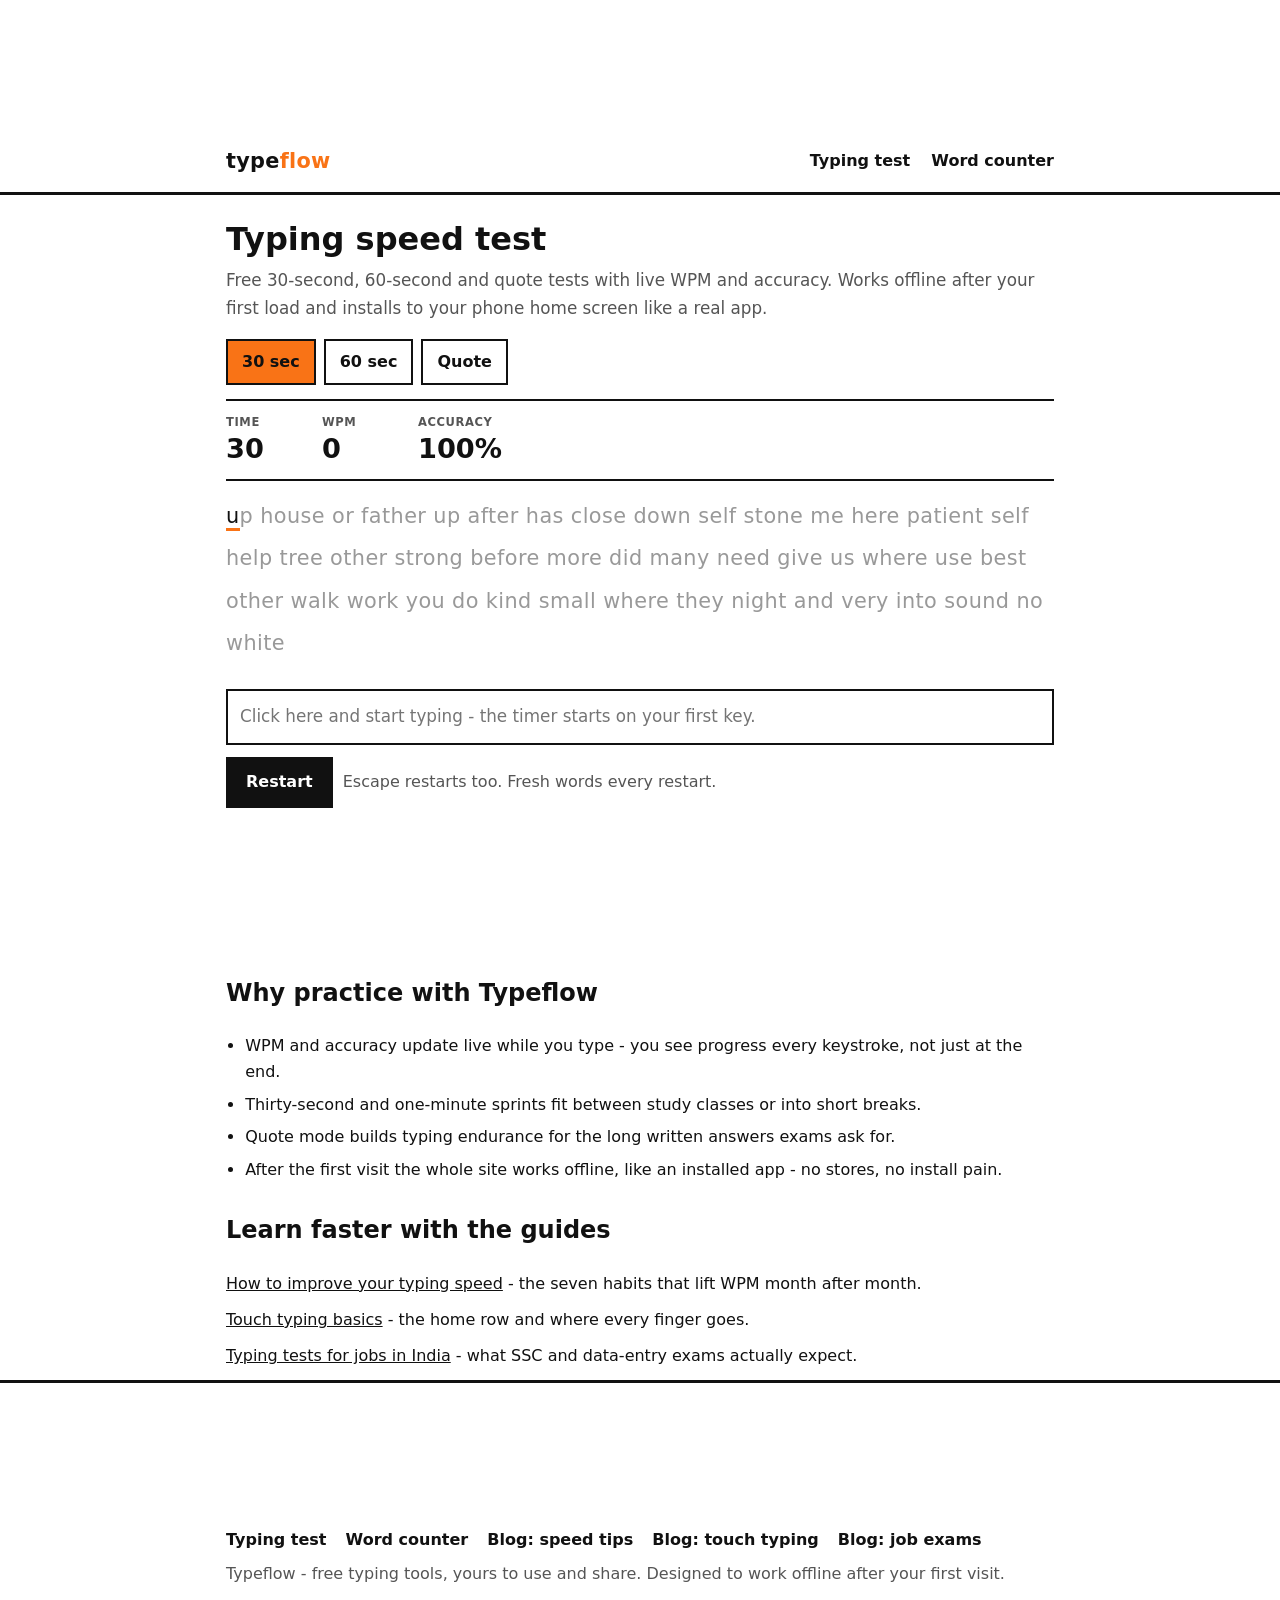
<file: index.html>
<!DOCTYPE html>
<html lang="en">
<head>
<meta charset="utf-8">
<meta name="viewport" content="width=device-width,initial-scale=1">
<title>Typeflow - Free Typing Speed Test (30s, 60s and Quote Mode)</title>
<meta name="description" content="Free online typing speed test with live WPM and accuracy. Pick 30 seconds, 60 seconds or quote mode, see your score instantly, install it as an app and use it offline.">
<meta name="theme-color" content="#111111">
<link rel="icon" type="image/png" sizes="192x192" href="assets/icon-192.png">
<link rel="manifest" href="manifest.json">
<meta property="og:type" content="website">
<meta property="og:site_name" content="Typeflow">
<meta property="og:title" content="Typeflow - Free Typing Speed Test">
<meta property="og:description" content="30s / 60s / quote typing test with live WPM and accuracy. Free, offline-ready.">
<link rel="stylesheet" href="assets/style.css">
<script defer src="assets/app.js"></script>
</head>
<body>
<header class="site">
  <div class="wrap">
    <div class="ad-slot">
      <!-- AD SLOT 1 - HEADER BANNER (728x90 zone) - SAMPLE ONLY: page renders NO ads until you paste real ids. Replace the sample block below with your real snippet (MONETIZATION.md slots guide): -->
      <!-- <script async src="https://pagead2.googlesyndication.com/pagead/js/adsbygoogle.js?client=ca-pub-XXXXXXXXXXXXXXXX" crossorigin="anonymous"></script>
      <ins class="adsbygoogle" style="display:inline-block;width:100%;max-width:728px;height:90px" data-ad-client="ca-pub-XXXXXXXXXXXXXXXX" data-ad-slot="000000000000"></ins>
      <script>(adsbygoogle = window.adsbygoogle || []).push({});</script> -->
    </div>
    <div class="bar">
      <a class="brand" href="index.html">type<i>flow</i></a>
      <nav class="site">
        <a href="index.html" aria-current="page">Typing test</a>
        <a href="word-counter.html">Word counter</a>
      </nav>
    </div>
  </div>
</header>
<main class="wrap">
  <h1>Typing speed test</h1>
  <p class="lede">Free 30-second, 60-second and quote tests with live WPM and accuracy. Works offline after your first load and installs to your phone home screen like a real app.</p>

  <div class="modes" role="group" aria-label="Test mode">
    <button class="mode" type="button" data-seconds="30" aria-pressed="true">30 sec</button>
    <button class="mode" type="button" data-seconds="60" aria-pressed="false">60 sec</button>
    <button class="mode" type="button" data-seconds="0" aria-pressed="false">Quote</button>
  </div>
  <div class="stats">
    <div class="stat"><small>Time</small><b id="stat-time">30</b></div>
    <div class="stat"><small>WPM</small><b id="stat-wpm">0</b></div>
    <div class="stat"><small>Accuracy</small><b><span id="stat-acc">100</span>%</b></div>
  </div>
  <p class="text-display" id="text-display"></p>
  <input id="type-input" type="text" autocomplete="off" autocorrect="off" autocapitalize="none" spellcheck="false" placeholder="Click here and start typing - the timer starts on your first key.">
  <div class="row">
    <button class="btn" id="btn-restart" type="button">Restart</button>
    <span class="note">Escape restarts too. Fresh words every restart.</span>
  </div>

  <div id="results" hidden>
    <h2>Test finished</h2>
    <div class="stats">
      <div class="stat"><small>WPM</small><b id="end-wpm">0</b></div>
      <div class="stat"><small>Accuracy</small><b><span id="end-acc">0</span>%</b></div>
      <div class="stat"><small>Characters</small><b id="end-chars">0</b></div>
    </div>
    <label for="share-text">Shareable score</label>
    <textarea id="share-text" readonly></textarea>
    <div class="row">
      <button class="btn accent" id="btn-copy" type="button">Copy score</button>
      <button class="btn" id="btn-again" type="button">New test</button>
    </div>
  </div>

  <div class="ad-slot tall">
    <!-- AD SLOT 2 - BELOW TEST (300x250 or responsive zone) - SAMPLE ONLY: replace with real ids to activate (MONETIZATION.md): -->
    <!-- <ins class="adsbygoogle" style="display:block" data-ad-client="ca-pub-XXXXXXXXXXXXXXXX" data-ad-slot="000000000000" data-ad-format="auto" data-full-width-responsive="true"></ins> -->
  </div>

  <section>
    <h2>Why practice with Typeflow</h2>
    <ul>
      <li>WPM and accuracy update live while you type - you see progress every keystroke, not just at the end.</li>
      <li>Thirty-second and one-minute sprints fit between study classes or into short breaks.</li>
      <li>Quote mode builds typing endurance for the long written answers exams ask for.</li>
      <li>After the first visit the whole site works offline, like an installed app - no stores, no install pain.</li>
    </ul>
  </section>
  <section>
    <h2>Learn faster with the guides</h2>
    <p><a href="blog/improve-typing-speed.html">How to improve your typing speed</a> - the seven habits that lift WPM month after month.</p>
    <p><a href="blog/touch-typing-basics.html">Touch typing basics</a> - the home row and where every finger goes.</p>
    <p><a href="blog/typing-test-for-jobs-india.html">Typing tests for jobs in India</a> - what SSC and data-entry exams actually expect.</p>
  </section>
</main>
<footer class="site">
  <div class="wrap">
    <div class="ad-slot">
      <!-- AD SLOT 4 - FOOTER BANNER (468x60 desktop, 320x50 mobile zone) - SAMPLE ONLY: replace with real ids (MONETIZATION.md): -->
      <!-- <script async src="https://pagead2.googlesyndication.com/pagead/js/adsbygoogle.js?client=ca-pub-XXXXXXXXXXXXXXXX" crossorigin="anonymous"></script> -->
    </div>
    <nav>
      <a href="index.html">Typing test</a>
      <a href="word-counter.html">Word counter</a>
      <a href="blog/improve-typing-speed.html">Blog: speed tips</a>
      <a href="blog/touch-typing-basics.html">Blog: touch typing</a>
      <a href="blog/typing-test-for-jobs-india.html">Blog: job exams</a>
    </nav>
    <p class="note">Typeflow - free typing tools, yours to use and share. Designed to work offline after your first visit.</p>
  </div>
</footer>
</body>
</html>
</file>
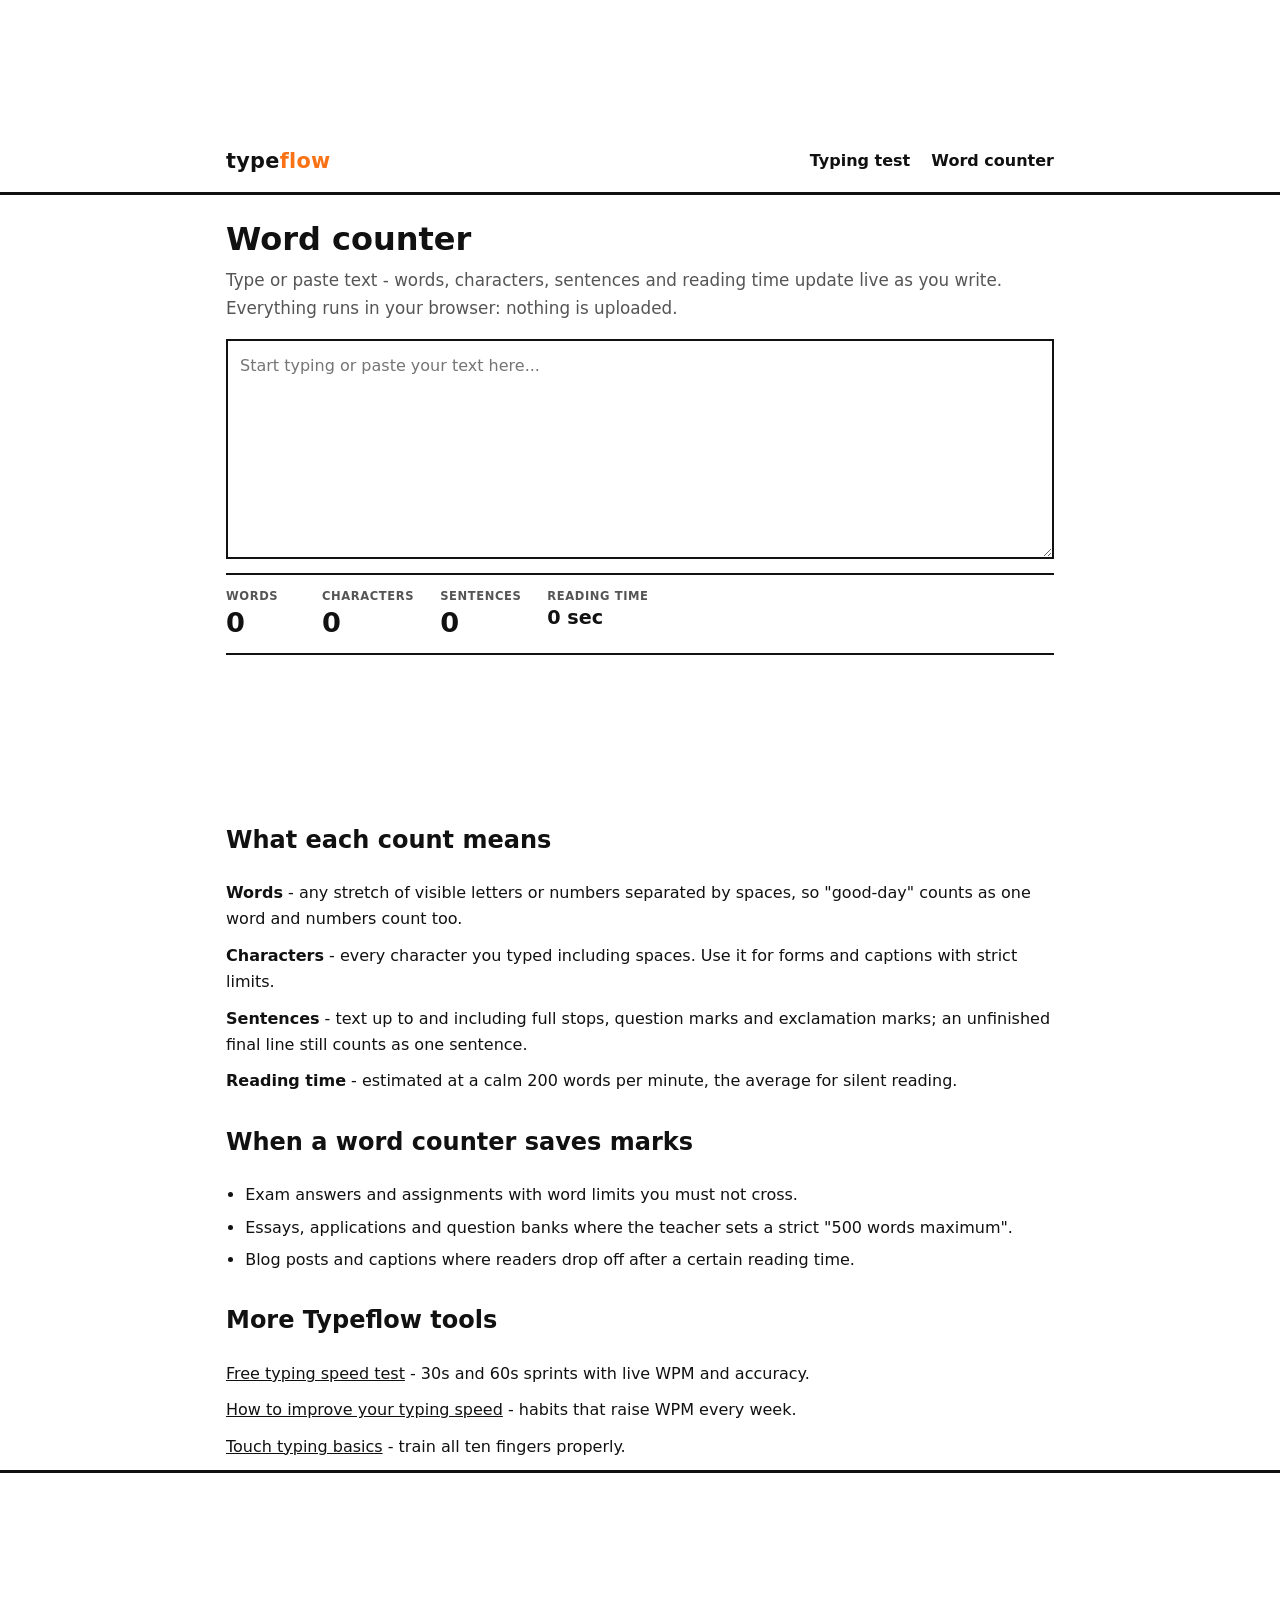
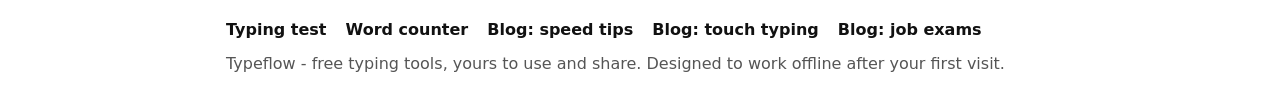
<file: word-counter.html>
<!DOCTYPE html>
<html lang="en">
<head>
<meta charset="utf-8">
<meta name="viewport" content="width=device-width,initial-scale=1">
<title>Word Counter - Count Words, Characters, Sentences + Reading Time | Typeflow</title>
<meta name="description" content="Paste or type text and instantly count words, characters and sentences plus reading time. Free, private, no sign-up, works offline with the Typeflow tools.">
<meta name="theme-color" content="#111111">
<link rel="icon" type="image/png" sizes="192x192" href="assets/icon-192.png">
<link rel="manifest" href="manifest.json">
<meta property="og:type" content="website">
<meta property="og:site_name" content="Typeflow">
<meta property="og:title" content="Typeflow Word Counter - words, characters, sentences, reading time">
<meta property="og:description" content="Live counts while you type. Free, private and offline-ready.">
<link rel="stylesheet" href="assets/style.css">
<script defer src="assets/app.js"></script>
</head>
<body>
<header class="site">
  <div class="wrap">
    <div class="ad-slot">
      <!-- AD SLOT 1 - HEADER BANNER (728x90 zone) - SAMPLE ONLY: page renders NO ads until you paste real ids. Replace the sample block below with your real snippet (MONETIZATION.md slots guide): -->
      <!-- <script async src="https://pagead2.googlesyndication.com/pagead/js/adsbygoogle.js?client=ca-pub-XXXXXXXXXXXXXXXX" crossorigin="anonymous"></script>
      <ins class="adsbygoogle" style="display:inline-block;width:100%;max-width:728px;height:90px" data-ad-client="ca-pub-XXXXXXXXXXXXXXXX" data-ad-slot="000000000000"></ins>
      <script>(adsbygoogle = window.adsbygoogle || []).push({});</script> -->
    </div>
    <div class="bar">
      <a class="brand" href="index.html">type<i>flow</i></a>
      <nav class="site">
        <a href="index.html">Typing test</a>
        <a href="word-counter.html" aria-current="page">Word counter</a>
      </nav>
    </div>
  </div>
</header>
<main class="wrap">
  <h1>Word counter</h1>
  <p class="lede">Type or paste text - words, characters, sentences and reading time update live as you write. Everything runs in your browser: nothing is uploaded.</p>

  <textarea id="wc-input" placeholder="Start typing or paste your text here..."></textarea>
  <div class="stats">
    <div class="stat"><small>Words</small><b id="wc-words">0</b></div>
    <div class="stat"><small>Characters</small><b id="wc-chars">0</b></div>
    <div class="stat"><small>Sentences</small><b id="wc-sentences">0</b></div>
    <div class="stat"><small>Reading time</small><b id="wc-read" style="font-size:1.2rem;">0 sec</b></div>
  </div>

  <div class="ad-slot tall">
    <!-- AD SLOT 2 - BELOW TOOL (300x250 or responsive zone) - SAMPLE ONLY: replace with real ids to activate (MONETIZATION.md): -->
    <!-- <ins class="adsbygoogle" style="display:block" data-ad-client="ca-pub-XXXXXXXXXXXXXXXX" data-ad-slot="000000000000" data-ad-format="auto" data-full-width-responsive="true"></ins> -->
  </div>

  <section>
    <h2>What each count means</h2>
    <p><b>Words</b> - any stretch of visible letters or numbers separated by spaces, so "good-day" counts as one word and numbers count too.</p>
    <p><b>Characters</b> - every character you typed including spaces. Use it for forms and captions with strict limits.</p>
    <p><b>Sentences</b> - text up to and including full stops, question marks and exclamation marks; an unfinished final line still counts as one sentence.</p>
    <p><b>Reading time</b> - estimated at a calm 200 words per minute, the average for silent reading.</p>
  </section>
  <section>
    <h2>When a word counter saves marks</h2>
    <ul>
      <li>Exam answers and assignments with word limits you must not cross.</li>
      <li>Essays, applications and question banks where the teacher sets a strict "500 words maximum".</li>
      <li>Blog posts and captions where readers drop off after a certain reading time.</li>
    </ul>
  </section>
  <section>
    <h2>More Typeflow tools</h2>
    <p><a href="index.html">Free typing speed test</a> - 30s and 60s sprints with live WPM and accuracy.</p>
    <p><a href="blog/improve-typing-speed.html">How to improve your typing speed</a> - habits that raise WPM every week.</p>
    <p><a href="blog/touch-typing-basics.html">Touch typing basics</a> - train all ten fingers properly.</p>
  </section>
</main>
<footer class="site">
  <div class="wrap">
    <div class="ad-slot">
      <!-- AD SLOT 4 - FOOTER BANNER (468x60 desktop, 320x50 mobile zone) - SAMPLE ONLY: replace with real ids (MONETIZATION.md): -->
      <!-- <script async src="https://pagead2.googlesyndication.com/pagead/js/adsbygoogle.js?client=ca-pub-XXXXXXXXXXXXXXXX" crossorigin="anonymous"></script> -->
    </div>
    <nav>
      <a href="index.html">Typing test</a>
      <a href="word-counter.html">Word counter</a>
      <a href="blog/improve-typing-speed.html">Blog: speed tips</a>
      <a href="blog/touch-typing-basics.html">Blog: touch typing</a>
      <a href="blog/typing-test-for-jobs-india.html">Blog: job exams</a>
    </nav>
    <p class="note">Typeflow - free typing tools, yours to use and share. Designed to work offline after your first visit.</p>
  </div>
</footer>
</body>
</html>
</file>
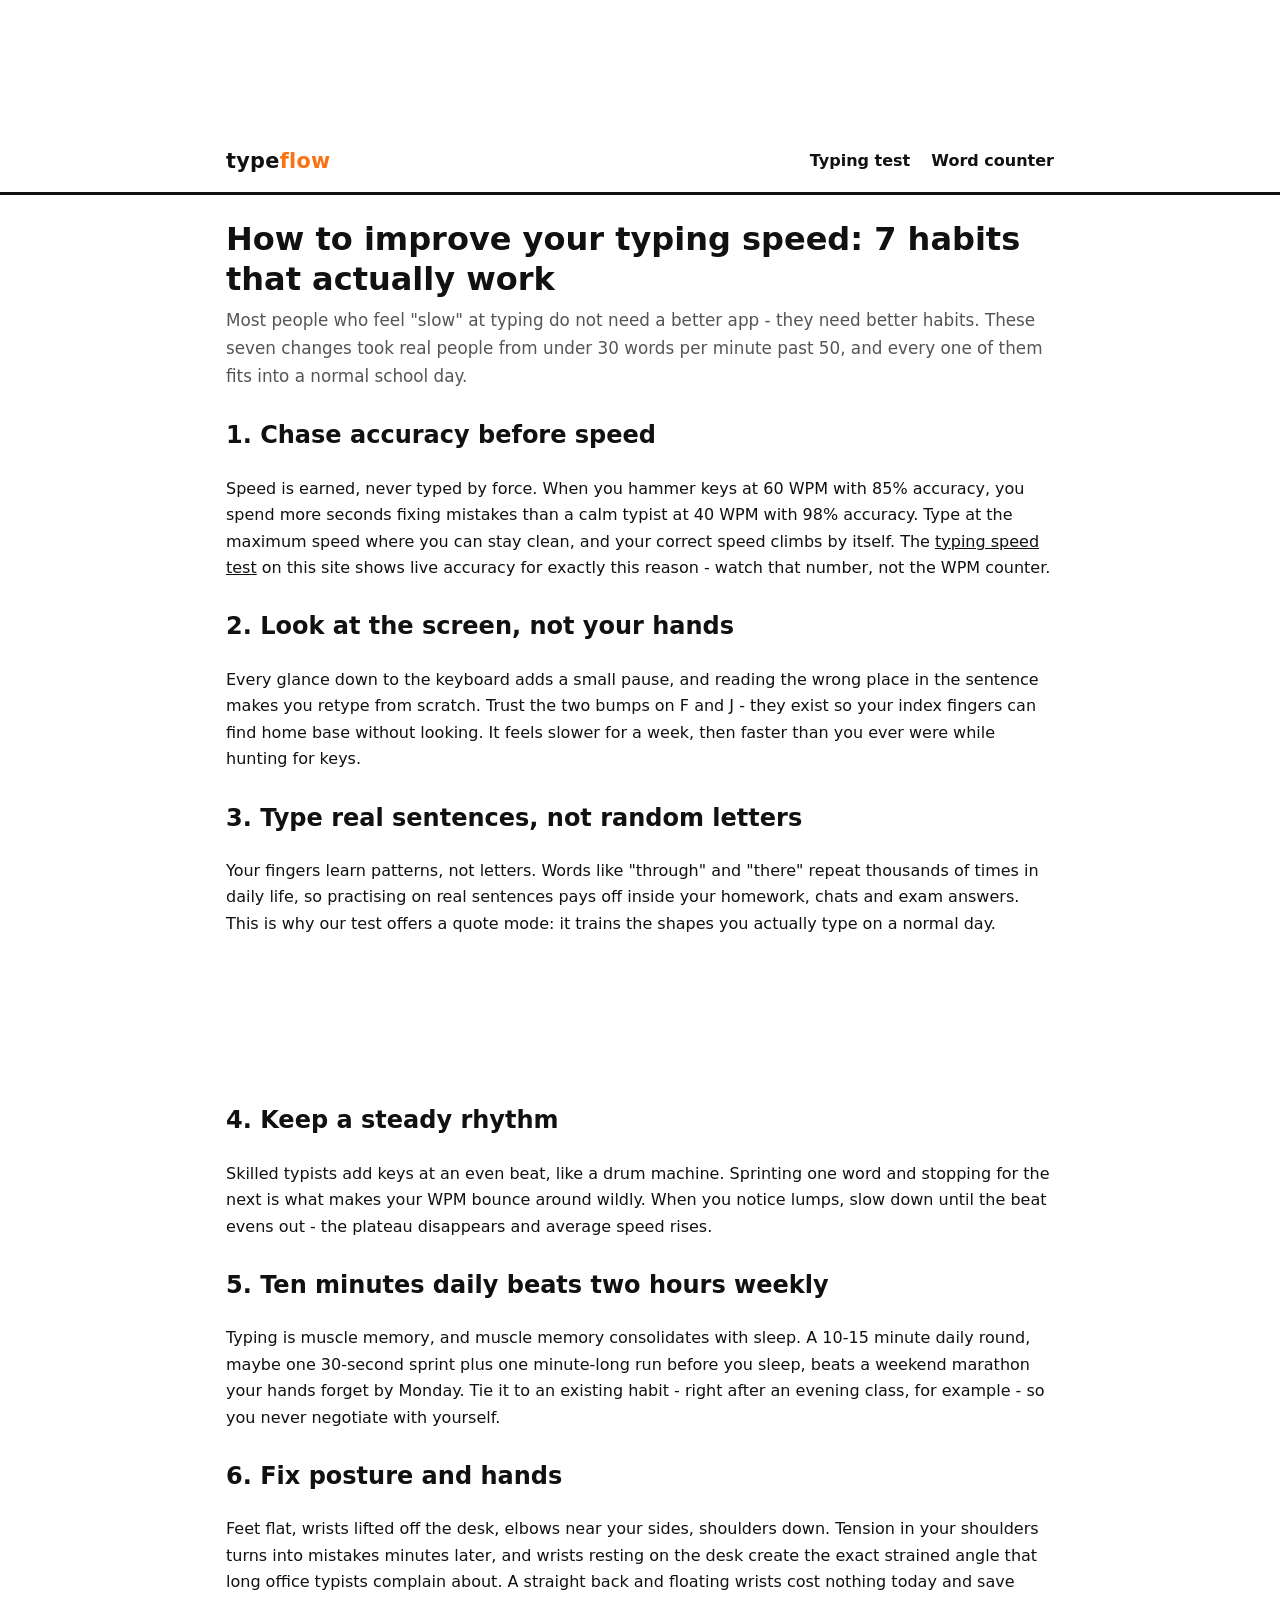
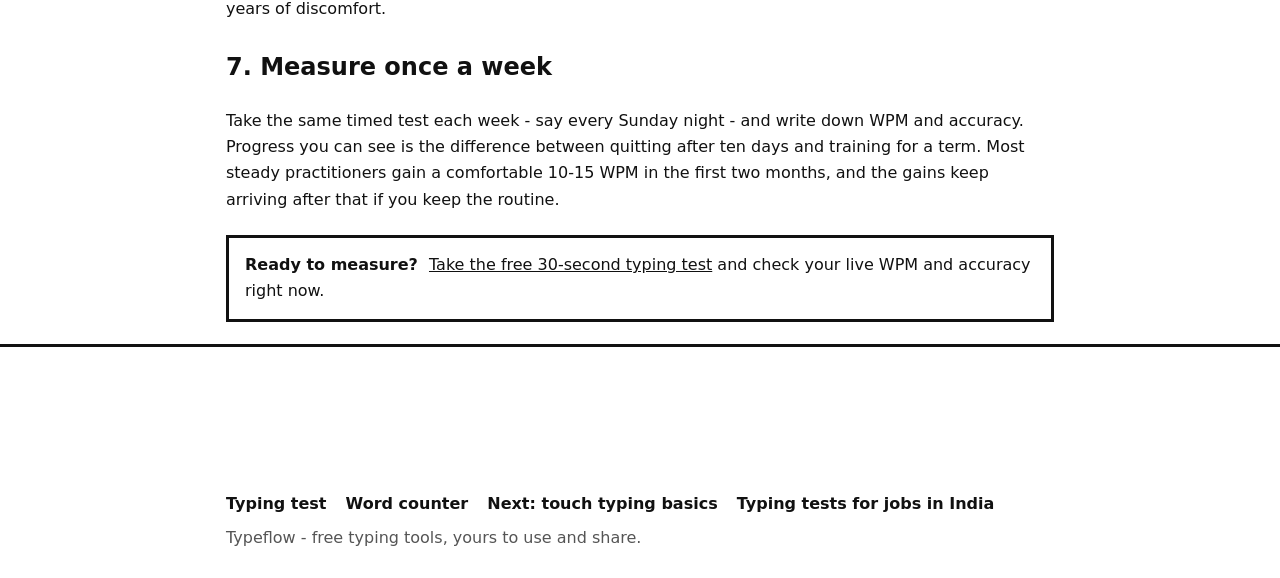
<file: blog/improve-typing-speed.html>
<!DOCTYPE html>
<html lang="en">
<head>
<meta charset="utf-8">
<meta name="viewport" content="width=device-width,initial-scale=1">
<title>How to Improve Your Typing Speed - 7 Habits That Actually Raise WPM | Typeflow</title>
<meta name="description" content="Seven practical habits that raise typing speed: accuracy first, screen-watching, real sentences, steady rhythm, short daily practice, posture and weekly measuring. Free test inside.">
<meta name="theme-color" content="#111111">
<link rel="icon" type="image/png" sizes="192x192" href="../assets/icon-192.png">
<link rel="manifest" href="../manifest.json">
<meta property="og:type" content="article">
<meta property="og:site_name" content="Typeflow">
<meta property="og:title" content="How to Improve Your Typing Speed - 7 Habits That Work">
<meta property="og:description" content="Small habit changes that raise your WPM faster than endless random tests.">
<link rel="stylesheet" href="../assets/style.css">
<script defer src="../assets/app.js"></script>
</head>
<body>
<header class="site">
  <div class="wrap">
    <div class="ad-slot">
      <!-- AD SLOT 1 - HEADER BANNER (728x90 zone) - SAMPLE ONLY: page renders NO ads until you paste real ids. Replace the sample block below with your real snippet (MONETIZATION.md slots guide): -->
      <!-- <script async src="https://pagead2.googlesyndication.com/pagead/js/adsbygoogle.js?client=ca-pub-XXXXXXXXXXXXXXXX" crossorigin="anonymous"></script>
      <ins class="adsbygoogle" style="display:inline-block;width:100%;max-width:728px;height:90px" data-ad-client="ca-pub-XXXXXXXXXXXXXXXX" data-ad-slot="000000000000"></ins>
      <script>(adsbygoogle = window.adsbygoogle || []).push({});</script> -->
    </div>
    <div class="bar">
      <a class="brand" href="../index.html">type<i>flow</i></a>
      <nav class="site">
        <a href="../index.html">Typing test</a>
        <a href="../word-counter.html">Word counter</a>
      </nav>
    </div>
  </div>
</header>
<main class="wrap">
  <article class="post">
    <h1>How to improve your typing speed: 7 habits that actually work</h1>
    <p class="lede">Most people who feel "slow" at typing do not need a better app - they need better habits. These seven changes took real people from under 30 words per minute past 50, and every one of them fits into a normal school day.</p>

    <h2>1. Chase accuracy before speed</h2>
    <p>Speed is earned, never typed by force. When you hammer keys at 60 WPM with 85% accuracy, you spend more seconds fixing mistakes than a calm typist at 40 WPM with 98% accuracy. Type at the maximum speed where you can stay clean, and your correct speed climbs by itself. The <a href="../index.html">typing speed test</a> on this site shows live accuracy for exactly this reason - watch that number, not the WPM counter.</p>

    <h2>2. Look at the screen, not your hands</h2>
    <p>Every glance down to the keyboard adds a small pause, and reading the wrong place in the sentence makes you retype from scratch. Trust the two bumps on F and J - they exist so your index fingers can find home base without looking. It feels slower for a week, then faster than you ever were while hunting for keys.</p>

    <h2>3. Type real sentences, not random letters</h2>
    <p>Your fingers learn patterns, not letters. Words like "through" and "there" repeat thousands of times in daily life, so practising on real sentences pays off inside your homework, chats and exam answers. This is why our test offers a quote mode: it trains the shapes you actually type on a normal day.</p>

    <div class="ad-slot tall">
      <!-- AD SLOT 3 - MIDDLE OF BLOG POST (300x250 in-content zone) - SAMPLE ONLY: replace with real ids to activate (MONETIZATION.md): -->
      <!-- <ins class="adsbygoogle" style="display:block" data-ad-client="ca-pub-XXXXXXXXXXXXXXXX" data-ad-slot="000000000000" data-ad-format="auto" data-full-width-responsive="true"></ins> -->
    </div>

    <h2>4. Keep a steady rhythm</h2>
    <p>Skilled typists add keys at an even beat, like a drum machine. Sprinting one word and stopping for the next is what makes your WPM bounce around wildly. When you notice lumps, slow down until the beat evens out - the plateau disappears and average speed rises.</p>

    <h2>5. Ten minutes daily beats two hours weekly</h2>
    <p>Typing is muscle memory, and muscle memory consolidates with sleep. A 10-15 minute daily round, maybe one 30-second sprint plus one minute-long run before you sleep, beats a weekend marathon your hands forget by Monday. Tie it to an existing habit - right after an evening class, for example - so you never negotiate with yourself.</p>

    <h2>6. Fix posture and hands</h2>
    <p>Feet flat, wrists lifted off the desk, elbows near your sides, shoulders down. Tension in your shoulders turns into mistakes minutes later, and wrists resting on the desk create the exact strained angle that long office typists complain about. A straight back and floating wrists cost nothing today and save years of discomfort.</p>

    <h2>7. Measure once a week</h2>
    <p>Take the same timed test each week - say every Sunday night - and write down WPM and accuracy. Progress you can see is the difference between quitting after ten days and training for a term. Most steady practitioners gain a comfortable 10-15 WPM in the first two months, and the gains keep arriving after that if you keep the routine.</p>

    <div class="tool-cta">
      <b>Ready to measure?</b>
      <a href="../index.html">Take the free 30-second typing test</a> and check your live WPM and accuracy right now.
    </div>
  </article>
</main>
<footer class="site">
  <div class="wrap">
    <div class="ad-slot">
      <!-- AD SLOT 4 - FOOTER BANNER (468x60 desktop, 320x50 mobile zone) - SAMPLE ONLY: replace with real ids (MONETIZATION.md): -->
      <!-- <script async src="https://pagead2.googlesyndication.com/pagead/js/adsbygoogle.js?client=ca-pub-XXXXXXXXXXXXXXXX" crossorigin="anonymous"></script> -->
    </div>
    <nav>
      <a href="../index.html">Typing test</a>
      <a href="../word-counter.html">Word counter</a>
      <a href="../blog/touch-typing-basics.html">Next: touch typing basics</a>
      <a href="../blog/typing-test-for-jobs-india.html">Typing tests for jobs in India</a>
    </nav>
    <p class="note">Typeflow - free typing tools, yours to use and share.</p>
  </div>
</footer>
</body>
</html>
</file>
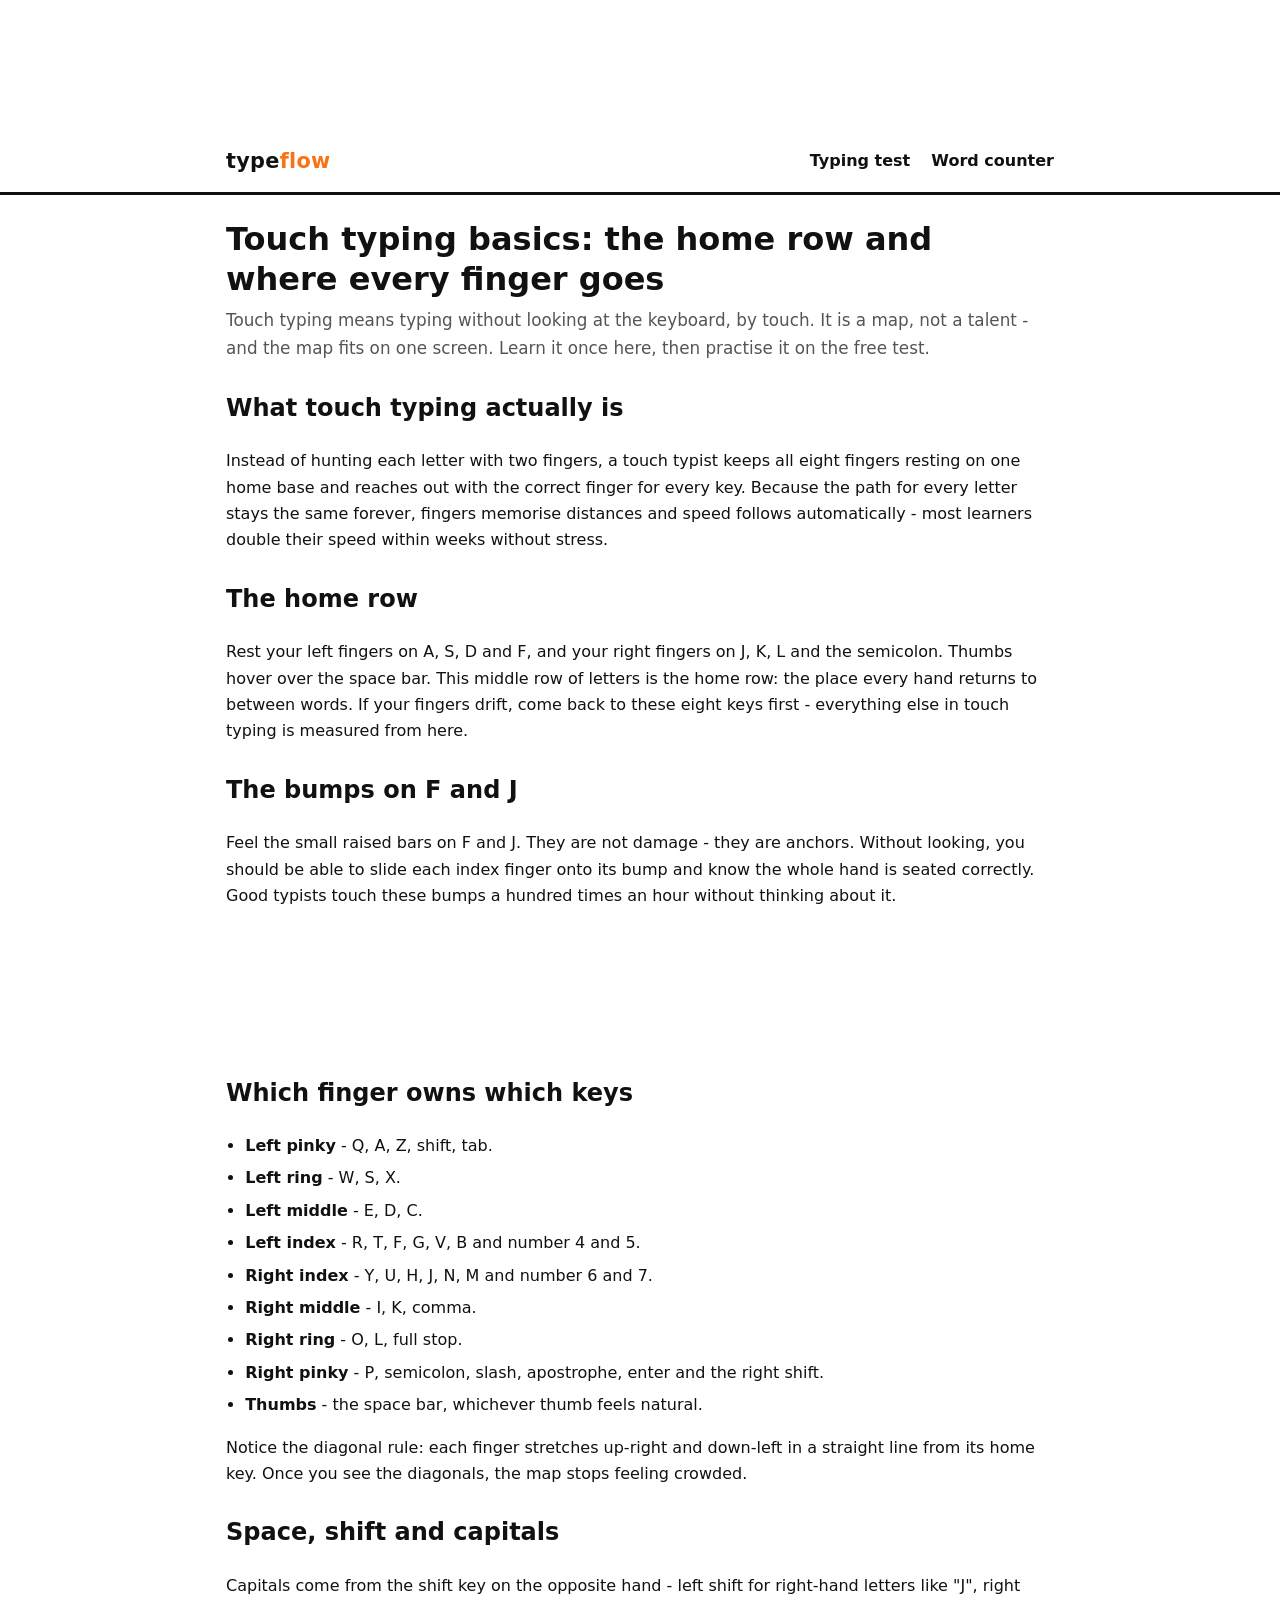
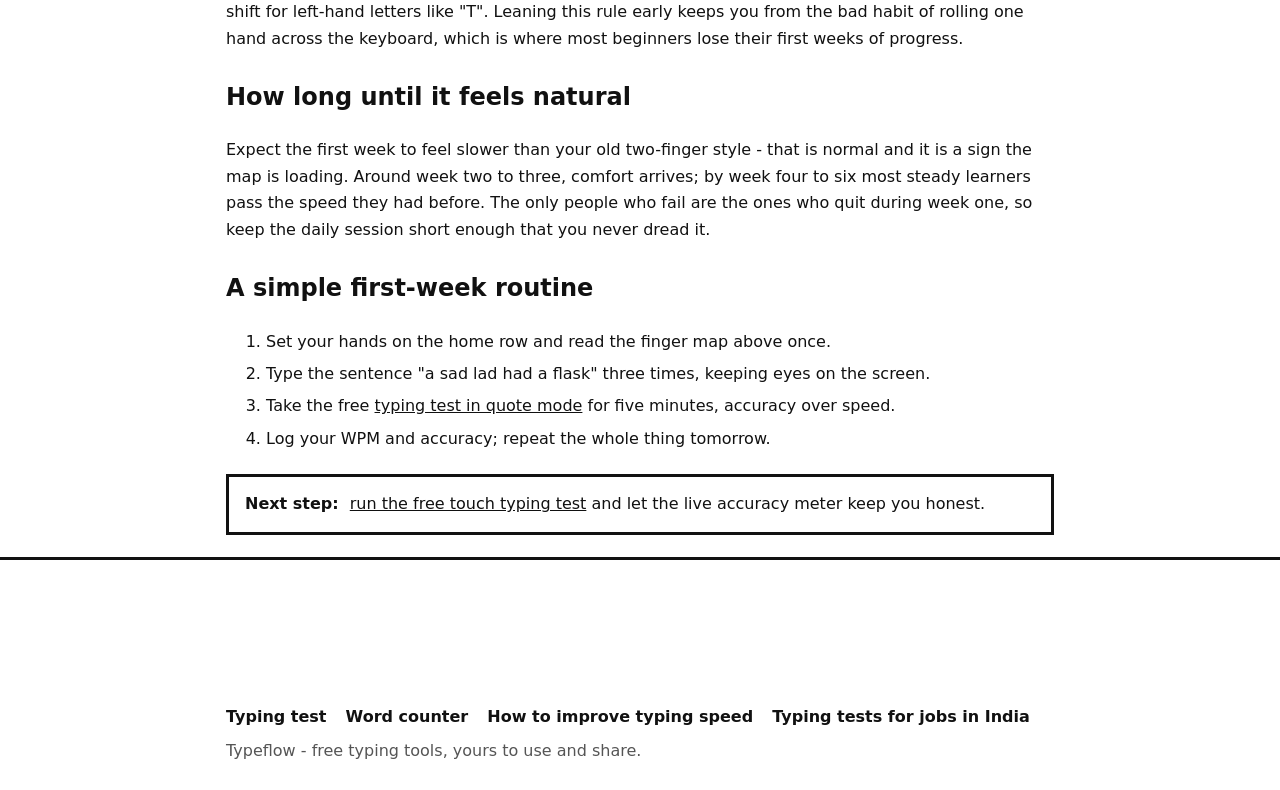
<file: blog/touch-typing-basics.html>
<!DOCTYPE html>
<html lang="en">
<head>
<meta charset="utf-8">
<meta name="viewport" content="width=device-width,initial-scale=1">
<title>Touch Typing Basics - The Home Row and Where Every Finger Goes | Typeflow</title>
<meta name="description" content="Learn touch typing from zero: the home row (ASDF JKL), which finger owns which keys, the F and J bumps, and a simple first-week routine to ten-finger typing.">
<meta name="theme-color" content="#111111">
<link rel="icon" type="image/png" sizes="192x192" href="../assets/icon-192.png">
<link rel="manifest" href="../manifest.json">
<meta property="og:type" content="article">
<meta property="og:site_name" content="Typeflow">
<meta property="og:title" content="Touch Typing Basics - Home Row and Finger Zones">
<meta property="og:description" content="A beginner map of every finger's job on the keyboard, plus a simple first-week routine.">
<link rel="stylesheet" href="../assets/style.css">
<script defer src="../assets/app.js"></script>
</head>
<body>
<header class="site">
  <div class="wrap">
    <div class="ad-slot">
      <!-- AD SLOT 1 - HEADER BANNER (728x90 zone) - SAMPLE ONLY: page renders NO ads until you paste real ids. Replace the sample block below with your real snippet (MONETIZATION.md slots guide): -->
      <!-- <script async src="https://pagead2.googlesyndication.com/pagead/js/adsbygoogle.js?client=ca-pub-XXXXXXXXXXXXXXXX" crossorigin="anonymous"></script>
      <ins class="adsbygoogle" style="display:inline-block;width:100%;max-width:728px;height:90px" data-ad-client="ca-pub-XXXXXXXXXXXXXXXX" data-ad-slot="000000000000"></ins>
      <script>(adsbygoogle = window.adsbygoogle || []).push({});</script> -->
    </div>
    <div class="bar">
      <a class="brand" href="../index.html">type<i>flow</i></a>
      <nav class="site">
        <a href="../index.html">Typing test</a>
        <a href="../word-counter.html">Word counter</a>
      </nav>
    </div>
  </div>
</header>
<main class="wrap">
  <article class="post">
    <h1>Touch typing basics: the home row and where every finger goes</h1>
    <p class="lede">Touch typing means typing without looking at the keyboard, by touch. It is a map, not a talent - and the map fits on one screen. Learn it once here, then practise it on the free test.</p>

    <h2>What touch typing actually is</h2>
    <p>Instead of hunting each letter with two fingers, a touch typist keeps all eight fingers resting on one home base and reaches out with the correct finger for every key. Because the path for every letter stays the same forever, fingers memorise distances and speed follows automatically - most learners double their speed within weeks without stress.</p>

    <h2>The home row</h2>
    <p>Rest your left fingers on A, S, D and F, and your right fingers on J, K, L and the semicolon. Thumbs hover over the space bar. This middle row of letters is the home row: the place every hand returns to between words. If your fingers drift, come back to these eight keys first - everything else in touch typing is measured from here.</p>

    <h2>The bumps on F and J</h2>
    <p>Feel the small raised bars on F and J. They are not damage - they are anchors. Without looking, you should be able to slide each index finger onto its bump and know the whole hand is seated correctly. Good typists touch these bumps a hundred times an hour without thinking about it.</p>

    <div class="ad-slot tall">
      <!-- AD SLOT 3 - MIDDLE OF BLOG POST (300x250 in-content zone) - SAMPLE ONLY: replace with real ids to activate (MONETIZATION.md): -->
      <!-- <ins class="adsbygoogle" style="display:block" data-ad-client="ca-pub-XXXXXXXXXXXXXXXX" data-ad-slot="000000000000" data-ad-format="auto" data-full-width-responsive="true"></ins> -->
    </div>

    <h2>Which finger owns which keys</h2>
    <ul>
      <li><b>Left pinky</b> - Q, A, Z, shift, tab.</li>
      <li><b>Left ring</b> - W, S, X.</li>
      <li><b>Left middle</b> - E, D, C.</li>
      <li><b>Left index</b> - R, T, F, G, V, B and number 4 and 5.</li>
      <li><b>Right index</b> - Y, U, H, J, N, M and number 6 and 7.</li>
      <li><b>Right middle</b> - I, K, comma.</li>
      <li><b>Right ring</b> - O, L, full stop.</li>
      <li><b>Right pinky</b> - P, semicolon, slash, apostrophe, enter and the right shift.</li>
      <li><b>Thumbs</b> - the space bar, whichever thumb feels natural.</li>
    </ul>
    <p>Notice the diagonal rule: each finger stretches up-right and down-left in a straight line from its home key. Once you see the diagonals, the map stops feeling crowded.</p>

    <h2>Space, shift and capitals</h2>
    <p>Capitals come from the shift key on the opposite hand - left shift for right-hand letters like "J", right shift for left-hand letters like "T". Leaning this rule early keeps you from the bad habit of rolling one hand across the keyboard, which is where most beginners lose their first weeks of progress.</p>

    <h2>How long until it feels natural</h2>
    <p>Expect the first week to feel slower than your old two-finger style - that is normal and it is a sign the map is loading. Around week two to three, comfort arrives; by week four to six most steady learners pass the speed they had before. The only people who fail are the ones who quit during week one, so keep the daily session short enough that you never dread it.</p>

    <h2>A simple first-week routine</h2>
    <ol>
      <li>Set your hands on the home row and read the finger map above once.</li>
      <li>Type the sentence "a sad lad had a flask" three times, keeping eyes on the screen.</li>
      <li>Take the free <a href="../index.html">typing test in quote mode</a> for five minutes, accuracy over speed.</li>
      <li>Log your WPM and accuracy; repeat the whole thing tomorrow.</li>
    </ol>

    <div class="tool-cta">
      <b>Next step:</b>
      <a href="../index.html">run the free touch typing test</a> and let the live accuracy meter keep you honest.
    </div>
  </article>
</main>
<footer class="site">
  <div class="wrap">
    <div class="ad-slot">
      <!-- AD SLOT 4 - FOOTER BANNER (468x60 desktop, 320x50 mobile zone) - SAMPLE ONLY: replace with real ids (MONETIZATION.md): -->
      <!-- <script async src="https://pagead2.googlesyndication.com/pagead/js/adsbygoogle.js?client=ca-pub-XXXXXXXXXXXXXXXX" crossorigin="anonymous"></script> -->
    </div>
    <nav>
      <a href="../index.html">Typing test</a>
      <a href="../word-counter.html">Word counter</a>
      <a href="../blog/improve-typing-speed.html">How to improve typing speed</a>
      <a href="../blog/typing-test-for-jobs-india.html">Typing tests for jobs in India</a>
    </nav>
    <p class="note">Typeflow - free typing tools, yours to use and share.</p>
  </div>
</footer>
</body>
</html>
</file>
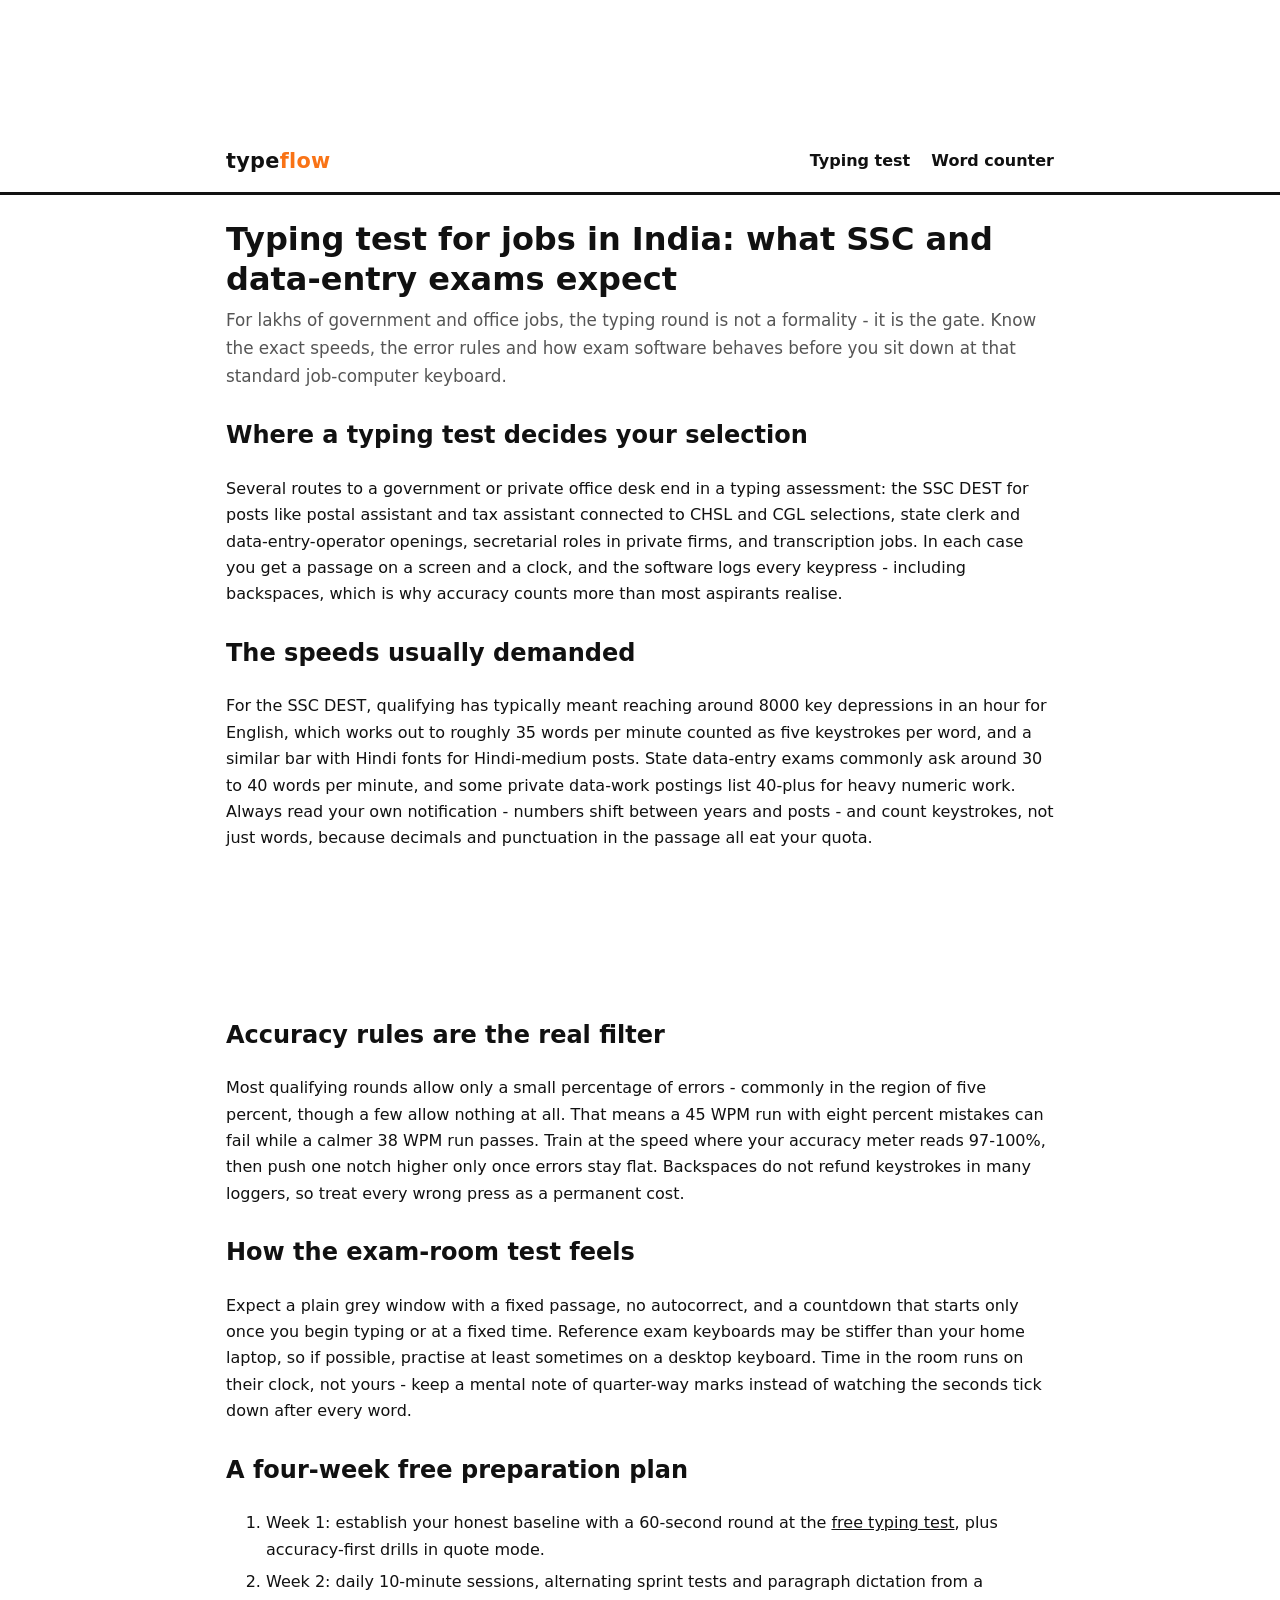
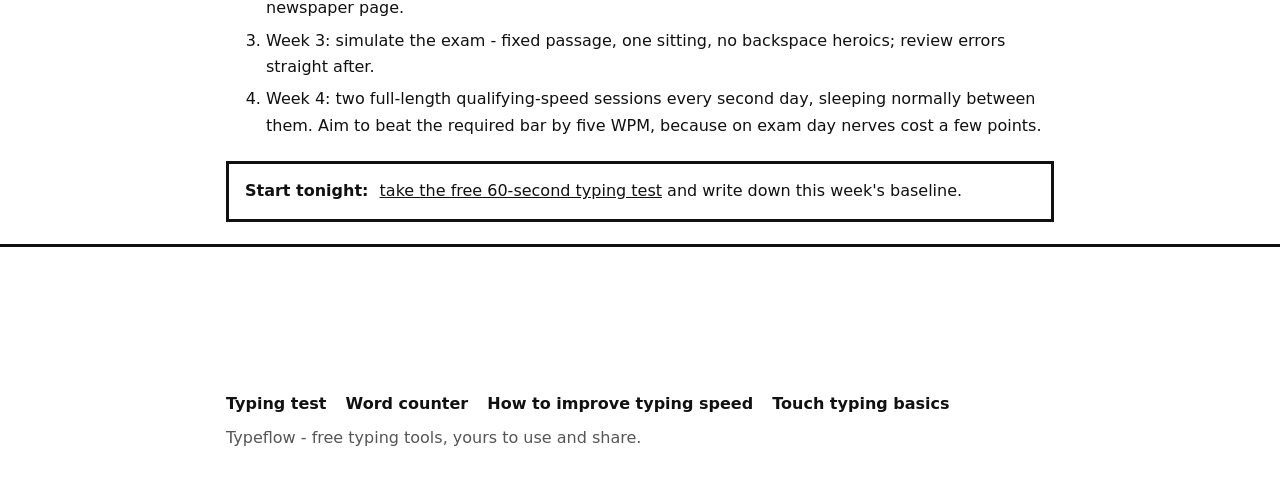
<file: blog/typing-test-for-jobs-india.html>
<!DOCTYPE html>
<html lang="en">
<head>
<meta charset="utf-8">
<meta name="viewport" content="width=device-width,initial-scale=1">
<title>Typing Test for Jobs in India - What SSC and Data-Entry Exams Expect | Typeflow</title>
<meta name="description" content="Speeds and accuracy government typing exams look for: around 8000 key depressions per hour for SSC DEST, error allowances, and a four-week practice plan you can run with a free online test.">
<meta name="theme-color" content="#111111">
<link rel="icon" type="image/png" sizes="192x192" href="../assets/icon-192.png">
<link rel="manifest" href="../manifest.json">
<meta property="og:type" content="article">
<meta property="og:site_name" content="Typeflow">
<meta property="og:title" content="Typing Test for Jobs in India - Exam Speeds Explained">
<meta property="og:description" content="What SSC and data-entry typing exams expect, and how to prepare for free.">
<link rel="stylesheet" href="../assets/style.css">
<script defer src="../assets/app.js"></script>
</head>
<body>
<header class="site">
  <div class="wrap">
    <div class="ad-slot">
      <!-- AD SLOT 1 - HEADER BANNER (728x90 zone) - SAMPLE ONLY: page renders NO ads until you paste real ids. Replace the sample block below with your real snippet (MONETIZATION.md slots guide): -->
      <!-- <script async src="https://pagead2.googlesyndication.com/pagead/js/adsbygoogle.js?client=ca-pub-XXXXXXXXXXXXXXXX" crossorigin="anonymous"></script>
      <ins class="adsbygoogle" style="display:inline-block;width:100%;max-width:728px;height:90px" data-ad-client="ca-pub-XXXXXXXXXXXXXXXX" data-ad-slot="000000000000"></ins>
      <script>(adsbygoogle = window.adsbygoogle || []).push({});</script> -->
    </div>
    <div class="bar">
      <a class="brand" href="../index.html">type<i>flow</i></a>
      <nav class="site">
        <a href="../index.html">Typing test</a>
        <a href="../word-counter.html">Word counter</a>
      </nav>
    </div>
  </div>
</header>
<main class="wrap">
  <article class="post">
    <h1>Typing test for jobs in India: what SSC and data-entry exams expect</h1>
    <p class="lede">For lakhs of government and office jobs, the typing round is not a formality - it is the gate. Know the exact speeds, the error rules and how exam software behaves before you sit down at that standard job-computer keyboard.</p>

    <h2>Where a typing test decides your selection</h2>
    <p>Several routes to a government or private office desk end in a typing assessment: the SSC DEST for posts like postal assistant and tax assistant connected to CHSL and CGL selections, state clerk and data-entry-operator openings, secretarial roles in private firms, and transcription jobs. In each case you get a passage on a screen and a clock, and the software logs every keypress - including backspaces, which is why accuracy counts more than most aspirants realise.</p>

    <h2>The speeds usually demanded</h2>
    <p>For the SSC DEST, qualifying has typically meant reaching around 8000 key depressions in an hour for English, which works out to roughly 35 words per minute counted as five keystrokes per word, and a similar bar with Hindi fonts for Hindi-medium posts. State data-entry exams commonly ask around 30 to 40 words per minute, and some private data-work postings list 40-plus for heavy numeric work. Always read your own notification - numbers shift between years and posts - and count keystrokes, not just words, because decimals and punctuation in the passage all eat your quota.</p>

    <div class="ad-slot tall">
      <!-- AD SLOT 3 - MIDDLE OF BLOG POST (300x250 in-content zone) - SAMPLE ONLY: replace with real ids to activate (MONETIZATION.md): -->
      <!-- <ins class="adsbygoogle" style="display:block" data-ad-client="ca-pub-XXXXXXXXXXXXXXXX" data-ad-slot="000000000000" data-ad-format="auto" data-full-width-responsive="true"></ins> -->
    </div>

    <h2>Accuracy rules are the real filter</h2>
    <p>Most qualifying rounds allow only a small percentage of errors - commonly in the region of five percent, though a few allow nothing at all. That means a 45 WPM run with eight percent mistakes can fail while a calmer 38 WPM run passes. Train at the speed where your accuracy meter reads 97-100%, then push one notch higher only once errors stay flat. Backspaces do not refund keystrokes in many loggers, so treat every wrong press as a permanent cost.</p>

    <h2>How the exam-room test feels</h2>
    <p>Expect a plain grey window with a fixed passage, no autocorrect, and a countdown that starts only once you begin typing or at a fixed time. Reference exam keyboards may be stiffer than your home laptop, so if possible, practise at least sometimes on a desktop keyboard. Time in the room runs on their clock, not yours - keep a mental note of quarter-way marks instead of watching the seconds tick down after every word.</p>

    <h2>A four-week free preparation plan</h2>
    <ol>
      <li>Week 1: establish your honest baseline with a 60-second round at the <a href="../index.html">free typing test</a>, plus accuracy-first drills in quote mode.</li>
      <li>Week 2: daily 10-minute sessions, alternating sprint tests and paragraph dictation from a newspaper page.</li>
      <li>Week 3: simulate the exam - fixed passage, one sitting, no backspace heroics; review errors straight after.</li>
      <li>Week 4: two full-length qualifying-speed sessions every second day, sleeping normally between them. Aim to beat the required bar by five WPM, because on exam day nerves cost a few points.</li>
    </ol>

    <div class="tool-cta">
      <b>Start tonight:</b>
      <a href="../index.html">take the free 60-second typing test</a> and write down this week's baseline.
    </div>
  </article>
</main>
<footer class="site">
  <div class="wrap">
    <div class="ad-slot">
      <!-- AD SLOT 4 - FOOTER BANNER (468x60 desktop, 320x50 mobile zone) - SAMPLE ONLY: replace with real ids (MONETIZATION.md): -->
      <!-- <script async src="https://pagead2.googlesyndication.com/pagead/js/adsbygoogle.js?client=ca-pub-XXXXXXXXXXXXXXXX" crossorigin="anonymous"></script> -->
    </div>
    <nav>
      <a href="../index.html">Typing test</a>
      <a href="../word-counter.html">Word counter</a>
      <a href="../blog/improve-typing-speed.html">How to improve typing speed</a>
      <a href="../blog/touch-typing-basics.html">Touch typing basics</a>
    </nav>
    <p class="note">Typeflow - free typing tools, yours to use and share.</p>
  </div>
</footer>
</body>
</html>
</file>
<file: assets/style.css>
/* Typeflow - plain black/white UI with one orange accent. System fonts only, no external requests. */
:root{--ink:#111111;--muted:#555555;--line:#111111;--accent:#f97316;--bg:#ffffff;}
*{box-sizing:border-box;}
html{-webkit-text-size-adjust:100%;}
body{margin:0;background:var(--bg);color:var(--ink);line-height:1.65;font-family:system-ui,-apple-system,"Segoe UI",Roboto,Arial,sans-serif;}
.wrap{max-width:860px;margin:0 auto;padding:0 16px;}
a{color:var(--ink);}
h1{line-height:1.25;font-size:2rem;margin:24px 0 8px;}
h2{margin-top:28px;}
p{margin:10px 0;}
.lede{color:var(--muted);margin:0 0 16px;font-size:1.05rem;}
.note{color:var(--muted);}

/* header */
header.site{border-bottom:3px solid var(--line);}
.bar{display:flex;align-items:center;justify-content:space-between;flex-wrap:wrap;padding:12px 0 14px;}
.brand{font-weight:800;font-size:1.3rem;letter-spacing:.3px;text-decoration:none;}
.brand i{font-style:normal;color:var(--accent);}
nav.site a{margin-left:16px;text-decoration:none;font-weight:600;}
nav.site a:hover{color:var(--accent);}
main{padding:6px 0 28px;}

/* ad slots - fixed min-height so ads never shift the layout */
.ad-slot{min-height:96px;margin:18px 0;overflow:hidden;display:flex;align-items:center;justify-content:center;}
.ad-slot.tall{min-height:120px;}

/* typing test */
.modes{display:flex;gap:8px;flex-wrap:wrap;margin:14px 0;}
.mode{font:inherit;font-weight:700;padding:8px 14px;border:2px solid var(--line);background:var(--bg);color:var(--ink);cursor:pointer;}
.mode:hover{background:#f5f5f5;}
.mode[aria-pressed="true"]{background:var(--accent);}
.stats{display:flex;gap:26px;flex-wrap:wrap;margin:6px 0 14px;padding:12px 0;border-top:2px solid var(--line);border-bottom:2px solid var(--line);}
.stat{min-width:70px;}
.stat small{display:block;font-size:.72rem;color:var(--muted);font-weight:700;letter-spacing:.6px;text-transform:uppercase;}
.stat b{font-size:1.7rem;font-variant-numeric:tabular-nums;line-height:1.25;}
.text-display{font-size:1.3rem;line-height:2.05;letter-spacing:.4px;white-space:pre-wrap;margin:8px 0 14px;min-height:8.7em;}
.text-display span{color:#999999;}
.text-display span.done{color:var(--ink);}
.text-display span.bad{color:var(--accent);text-decoration:underline 2px var(--ink);}
.text-display span.cur{color:var(--ink);border-bottom:3px solid var(--accent);}
#type-input{width:100%;font:inherit;font-size:1.05rem;padding:12px;border:2px solid var(--line);outline:none;}
#type-input:focus{border-color:var(--accent);}
.row{display:flex;gap:10px;align-items:center;margin-top:12px;flex-wrap:wrap;}
.btn{font:inherit;font-weight:700;padding:10px 18px;border:2px solid var(--line);background:var(--ink);color:var(--bg);cursor:pointer;}
.btn:hover{background:var(--bg);color:var(--ink);}
.btn.accent{background:var(--accent);color:var(--ink);}
.btn.accent:hover{background:var(--bg);}
#results{border:3px solid var(--line);padding:14px 18px 18px;margin-top:16px;}
#results[hidden]{display:none;}
#results h2{margin:4px 0 10px;font-size:1.3rem;}
#share-text{width:100%;font:inherit;padding:10px;border:2px solid var(--line);min-height:74px;resize:vertical;background:var(--bg);color:var(--ink);}
label{font-weight:700;font-size:.9rem;}

/* word counter */
#wc-input{width:100%;min-height:220px;font:inherit;padding:12px;border:2px solid var(--line);outline:none;resize:vertical;}
#wc-input:focus{border-color:var(--accent);}

/* blog */
.post h2{margin-top:26px;}
.tool-cta{border:3px solid var(--line);padding:14px 16px;margin:22px 0;}
.tool-cta b{margin-right:6px;}
ul{padding-left:1.2rem;}
li{margin:6px 0;}

/* footer */
footer.site{border-top:3px solid var(--line);padding:12px 0 26px;}
footer.site p{margin:8px 0 0;}
footer.site nav a{display:inline-block;margin-right:14px;font-weight:600;text-decoration:none;}
footer.site nav a:hover{color:var(--accent);}

@media(max-width:520px){
  h1{font-size:1.6rem;}
  .text-display{font-size:1.12rem;min-height:10.2em;}
  .stats{gap:18px;}
}
</file>
